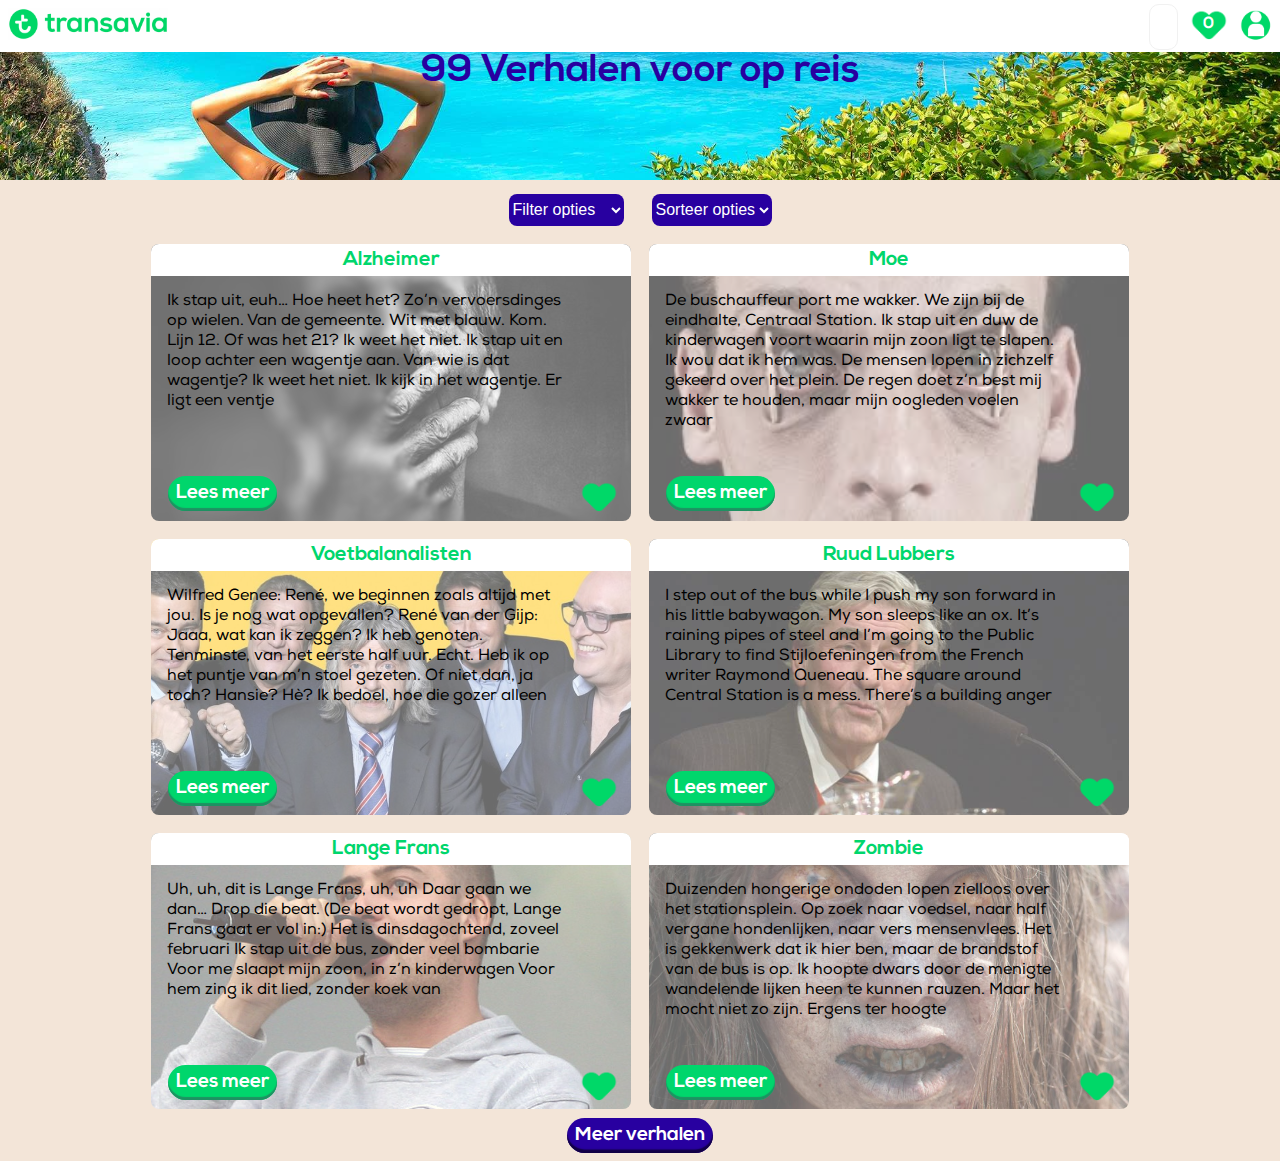
<file: index.html>
<!DOCTYPE html>
<html lang="nl">
	
	<head>
		<title>Transavia 99 verhalen</title>
		<link rel="stylesheet" href="styles/style.css" type="text/css">
		<meta charset="utf-8">	
		<meta name="viewport" content="width=device-width, initial-scale=1.0">
		<script src="https://ajax.googleapis.com/ajax/libs/jquery/3.2.1/jquery.min.js"></script>
	</head>
	
	<body>
		<header>
			<nav>
				<ul>
					<li><a href="index.html"><img src="images/transavia2.png" alt="logo transavia"></a></li>
					<li><input type="search" placeholder="Zoeken"></li>
					<li><a href="favorietenlijst.html"><img src="images/hartje.png" id="favorite" alt="hartje"></a></li>
					<li><a href="login.html"><img src="images/aanmelden.png" alt="aanmelden"></a></li>
				</ul>
			</nav>
			<div id="counter">0</div>
		</header>
		
		<section>
			<h1>99 Verhalen voor op reis</h1>
		</section>
		
		<aside>
			<form>
				<fieldset>
					<legend>Filter opties</legend>
					<select id="filter" onchange="filterContent();">
						<option value>Filter opties</option>
						<option value="1">Tijd / Plaats</option>
						<option value="2">Perspectief</option>
						<option value="3">Vreemde taal</option>
					</select>
				</fieldset>
			</form>	
			<form>
				<fieldset>
					<legend>Sorteer opties</legend>
					<select>
						<option value>Sorteer opties</option>
						<option value="5">A tot Z</option>
						<option value="6">Z tot A</option>
						<option value="7">Populiariteit</option>
					</select>
				</fieldset>
			</form>
		</aside>
		
		<main>

			<article class="content2">
				<header>
					<h2>Alzheimer</h2>
				</header>
				<p>Ik stap uit, euh… Hoe heet het? Zo’n vervoersdinges op wielen. Van de gemeente. Wit met blauw. Kom. Lijn 12. Of was het 21? Ik weet het niet. 
				Ik stap uit en loop achter een wagentje aan. Van wie is dat wagentje? Ik weet het niet. Ik kijk in het wagentje. Er ligt een ventje</p>
				<footer>
					<a href="alzheimer.html">Lees meer</a>
					<button></button>	
				</footer>
			</article>
		
			<article class="content1">
				<header>
					<h2>Moe</h2>
				</header>
				<p>De buschauffeur port me wakker. We zijn bij de eindhalte, Centraal Station. Ik stap uit en duw de kinderwagen voort waarin mijn zoon ligt te slapen. 
				Ik wou dat ik hem was. De mensen lopen in zichzelf gekeerd over het plein. De regen doet z’n best mij wakker te houden, maar mijn oogleden voelen zwaar</p>
				<footer>
					<a href="moe.html">Lees meer</a>
					<button></button>
				</footer>
			</article>

			<article class="content2">
				<header>
					<h2>Voetbalanalisten</h2>
				</header>
				<p>Wilfred Genee: René, we beginnen zoals altijd met jou. Is je nog wat opgevallen? René van der Gijp: Jaaa, wat kan ik zeggen? Ik heb genoten. 
				Tenminste, van het eerste half uur. Echt. Heb ik op het puntje van m’n stoel gezeten. Of niet dan, ja toch? Hansie? Hè? Ik bedoel, hoe die gozer alleen</p>
				<footer>
					<a href="voetbalanalisten.html">Lees meer</a>
					<button></button>
				</footer>
			</article>
			
			<article class="content3">
				<header>
					<h2>Ruud Lubbers</h2>
				</header>
				<p>I step out of the bus while I push my son forward in his little babywagon. My son sleeps like an ox. 
				It’s raining pipes of steel and I’m going to the Public Library to find Stijloefeningen from the French writer Raymond Queneau. 
				The square around Central Station is a mess. There’s a building anger</p>
				<footer>
					<a href="#">Lees meer</a>
					<button></button>
				</footer>
			</article>
				
			<article class="content3">
				<header>
					<h2>Lange Frans</h2>
				</header>
				<p>Uh, uh, dit is Lange Frans, uh, uh Daar gaan we dan… Drop die beat. (De beat wordt gedropt, Lange Frans gaat er vol in:) 
				Het is dinsdagochtend, zoveel februari Ik stap uit de bus, zonder veel bombarie Voor me slaapt mijn zoon, in z’n kinderwagen Voor hem zing ik dit lied, zonder koek van</p>
				<footer>
					<a href="#">Lees meer</a>
					<button></button>
				</footer>
			</article>
				
			<article class="content1">
				<header>
					<h2>Zombie</h2>
				</header>
				<p>Duizenden hongerige ondoden lopen zielloos over het stationsplein. Op zoek naar voedsel, naar half vergane hondenlijken, naar vers mensenvlees. 
				Het is gekkenwerk dat ik hier ben, maar de brandstof van de bus is op. Ik hoopte dwars door de menigte wandelende lijken heen te kunnen rauzen. Maar het mocht niet zo zijn. Ergens ter hoogte</p>
				<footer>
					<a href="#">Lees meer</a>
					<button></button>
				</footer>
			</article>
				
			<article class="extra">
				<header>
					<h2>Jezus</h2>
				</header>
				<p>1. De tocht naar de tempel der geschriften
				1. In den beginne was er het woord en het woord was van de profeet Queneau en droeg de titel Stijloefeningen. 
				2. Het was in die dagen dat Jezus dat geschrift wenste te lezen, edoch nergens een exemplaar kon vinden. 3. En Jezus zette voet richting het Plein van Aankomst.</p>
				<footer>
					<a href="#">Lees meer</a>
					<button></button>
				</footer>
			</article>
			
			<article class="extra">
				<header>
					<h2>Johan Cruijff</h2>
				</header>
				<p>In principe is het dus zo dat je uit Bus 21 stapte en op weg was naar de Openbare Bibliotheek om Stijloefeningen van Raymond Queneau te lenen. 
				Je zocht er dus zeg maar al een tijdje naar, maar het was nergens te vinden, dus daarom moest het wel in de bibliotheek te vinden zijn.</p>
				<footer>
					<a href="#">Lees meer</a>
					<button></button>
				</footer>
			</article>
			
			<article class="extra">
				<header>
					<h2>Jeroen Krabbé</h2>
				</header>
				<p>Op het stationsplein stap ik de bus uit. Heb ik al jaren niet meer in gezeten, in de bus. De mensen doen hun best om niet naar me te kijken. Maar allemaal kijken ze toch. Stiekem. 
				Ik hoor ze fluisteren. ‘Kijk, daar gaat Jeroen Krabbé. De grote acteur/regisseur/schilder.’ Terwijl, wat doe ik nu eigenlijk?</p>
				<footer>
					<a href="#">Lees meer</a>
					<button></button>
				</footer>
			</article>
		</main>
		
		<section>
				<button>Meer verhalen</button>
		</section>
		
		<script src="js/functies.js"></script>
	</body>

</html>
</file>
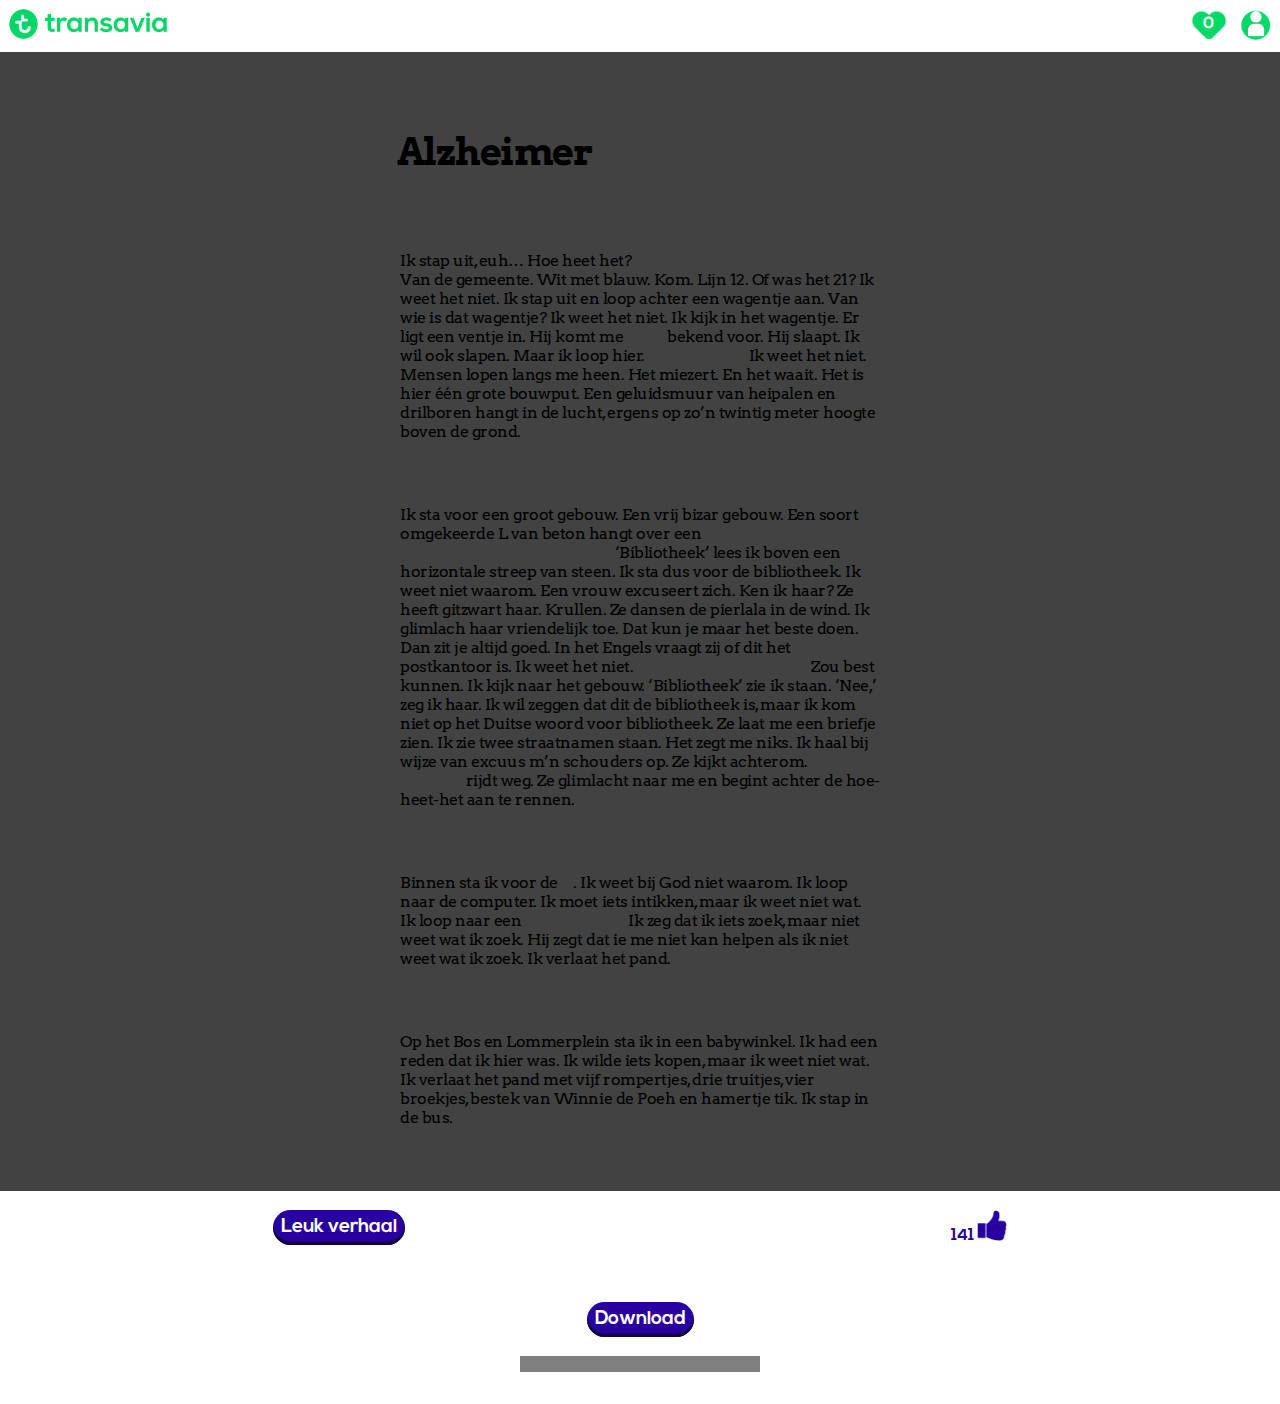
<file: alzheimer.html>
<!DOCTYPE html>
<html lang="nl">
	
	<head>
		<title>Transavia 99 verhalen</title>
		<link rel="stylesheet" href="styles/verhalen.css" type="text/css">
		<link href="https://fonts.googleapis.com/css?family=Arvo" rel="stylesheet">
		<meta charset="utf-8">	
		<meta name="viewport" content="width=device-width, initial-scale=1.0">
		<script src="https://ajax.googleapis.com/ajax/libs/jquery/3.2.1/jquery.min.js"></script>
	</head>
	
	<body>
		<header>
			<nav>
				<ul>
					<li><a href="index.html"><img src="images/transavia2.png" alt="logo transavia"></a></li>
					<li><a href="favorietenlijst.html"><img src="images/hartje.png" alt="hartje"></a></li>
					<li><a href="login.html"><img src="images/aanmelden.png" alt="aanmelden"></a></li>
				</ul>
			</nav>
			<div id="counter">0</div>
		</header>
	<main>
		<h1>Alzheimer</h1>
		<p>Ik stap uit, euh… Hoe heet het? <i class="disapear">Zo’n vervoersdinges op wielen.</i> Van de gemeente. Wit met blauw. Kom. Lijn 12. Of was het 21? Ik weet het niet. 
		Ik stap uit en loop achter een wagentje aan. Van wie is dat wagentje? Ik weet het niet. Ik kijk in het wagentje. Er ligt een ventje in. Hij komt me <i class="disapear">vaag</i> bekend voor. Hij slaapt. 
		Ik wil ook slapen. Maar ik loop hier. <i class="disapear">En waarom?</i> Ik weet het niet. Mensen lopen langs me heen. Het miezert. En het waait. Het is hier één grote bouwput. 
		Een geluidsmuur van heipalen en drilboren hangt in de lucht, ergens op zo’n twintig meter hoogte boven de grond.</p>

		<p>Ik sta voor een groot gebouw. Een vrij bizar gebouw. Een soort omgekeerde L van beton hangt over een <i class="disapear">constructie die grotendeels uit glas bestaat.</i> 
		‘Bibliotheek’ lees ik boven een horizontale streep van steen. Ik sta dus voor de bibliotheek. Ik weet niet waarom. Een vrouw excuseert zich. Ken ik haar? Ze heeft gitzwart haar. 
		Krullen. Ze dansen de pierlala in de wind. Ik glimlach haar vriendelijk toe. Dat kun je maar het beste doen. Dan zit je altijd goed. In het Engels vraagt zij of dit het postkantoor is. 
		Ik weet het niet. <i class="disapear">Is dit het postkantoor?</i> Zou best kunnen. Ik kijk naar het gebouw. ‘Bibliotheek’ zie ik staan. ‘Nee,’ zeg ik haar. Ik wil zeggen dat dit de bibliotheek is, 
		maar ik kom niet op het Duitse woord voor bibliotheek. Ze laat me een briefje zien. Ik zie twee straatnamen staan. Het zegt me niks. Ik haal bij wijze van excuus m’n schouders op. 
		Ze kijkt achterom. <i class="disapear">Een hoe-heet-het</i> rijdt weg. Ze glimlacht naar me en begint achter de hoe-heet-het aan te rennen.</p>

		<p>Binnen sta ik voor de <i class="disapear">Q</i>. Ik weet bij God niet waarom. Ik loop naar de computer. Ik moet iets intikken, maar ik weet niet wat. 
		Ik loop naar een <i class="disapear">medewerker.</i> Ik zeg dat ik iets zoek, maar niet weet wat ik zoek. Hij zegt dat ie me niet kan helpen als ik niet weet wat ik zoek. 
		Ik verlaat het pand.</p>

		<p>Op het Bos en Lommerplein sta ik in een babywinkel. Ik had een reden dat ik hier was. 
		Ik wilde iets kopen, maar ik weet niet wat. Ik verlaat het pand met vijf rompertjes, drie truitjes, vier broekjes, bestek van Winnie de Poeh en hamertje tik. 
		Ik stap in de bus. <i class="disapear">Lijn 21 richting het station.</i></p>
		
		<section>
			<button class="like" onclick="likePopUp();">Leuk verhaal</button>
			<div id="countLike">
				141
				<img src="images/duimpje.png" alt="thumb" class="likeUp">
			</div>
		</section>
		
		<section>
			<h3 id="finalMessage"></h3>
			<button id="download" onclick="downloading(0)">Download</button>
			<progress id="progressBar" value="0" max="100"></progress>
			<span id="status"></span>
		</section>
	
	</main>	
	
	<script src="js/verhalen.js"></script>
	</body>
</html>
</file>
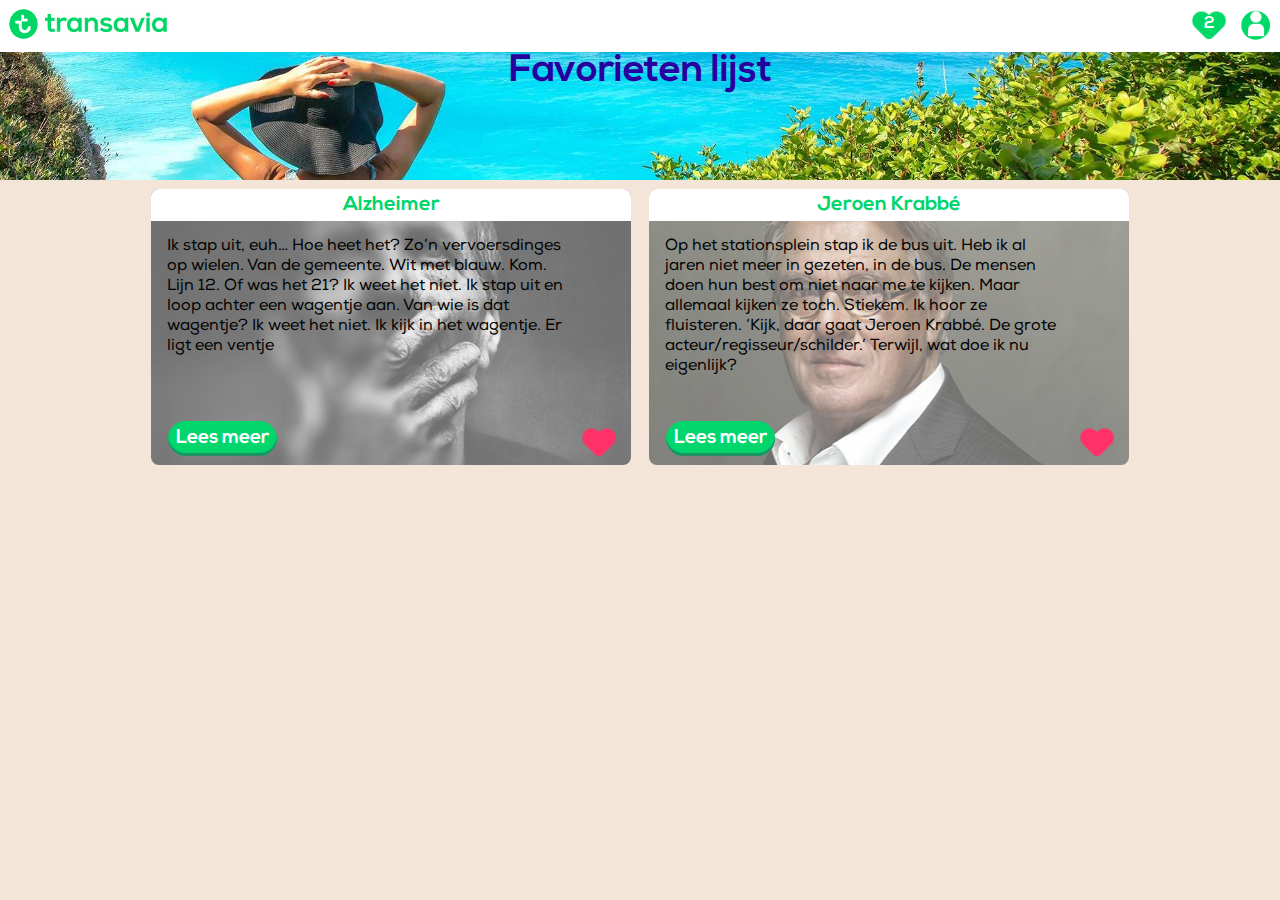
<file: favorietenlijst.html>
<!DOCTYPE html>
<html lang="nl">
	
	<head>
		<title>Transavia 99 verhalen</title>
		<link rel="stylesheet" href="styles/style.css" type="text/css">
		<meta charset="utf-8">	
		<meta name="viewport" content="width=device-width, initial-scale=1.0">
	</head>
	
	<body>
		<header>
			<nav>
				<ul>
					<li><a href="index.html"><img src="images/transavia2.png" alt="logo transavia"></a></li>
					<li><a href="favorietenlijst.html"><img src="images/hartje.png" alt="hartje"></a></li>
					<div id="counter">2</div>
					<li><a href="login.html"><img src="images/aanmelden.png" alt="aanmelden"></a></li>
				</ul>
			</nav>
		</header>
		
		<section>
			<h1>Favorieten lijst</h1>
		</section>
		
		<main>

			<article>
				<header>
					<h2>Alzheimer</h2>
				</header>
				<p>Ik stap uit, euh… Hoe heet het? Zo’n vervoersdinges op wielen. Van de gemeente. Wit met blauw. Kom. Lijn 12. Of was het 21? Ik weet het niet. 
				Ik stap uit en loop achter een wagentje aan. Van wie is dat wagentje? Ik weet het niet. Ik kijk in het wagentje. Er ligt een ventje</p>
				<footer>
					<a href="alzheimer.html">Lees meer</a>
					<button class="color-active"></button>	
				</footer>
			</article>
			
			<article>
				<header>
					<h2>Jeroen Krabbé</h2>
				</header>
				<p>Op het stationsplein stap ik de bus uit. Heb ik al jaren niet meer in gezeten, in de bus. De mensen doen hun best om niet naar me te kijken. Maar allemaal kijken ze toch. Stiekem. 
				Ik hoor ze fluisteren. ‘Kijk, daar gaat Jeroen Krabbé. De grote acteur/regisseur/schilder.’ Terwijl, wat doe ik nu eigenlijk?</p>
				<footer>
					<a href="#">Lees meer</a>
					<button class="color-active"></button>
				</footer>
			</article>
			
		</main>
		
		<script src="js/functies.js"></script>
	</body>

</html>
</file>
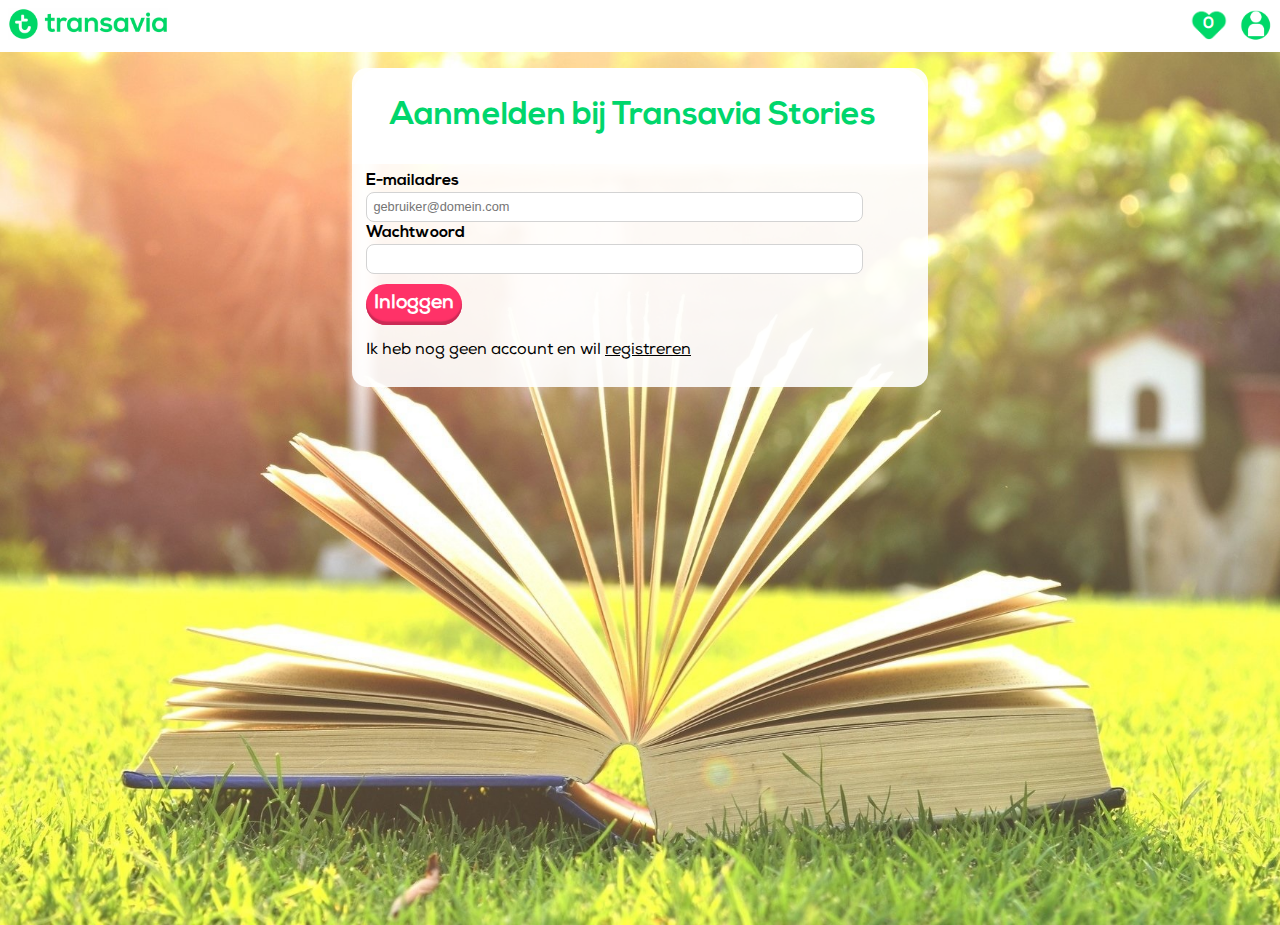
<file: login.html>
<!DOCTYPE html>
<html lang="nl">
	
	<head>
		<title>Transavia 99 verhalen</title>
		<link rel="stylesheet" href="styles/aanmelden.css" type="text/css">
		<meta charset="utf-8">	
		<meta name="viewport" content="width=device-width, initial-scale=1.0">
	</head>
	
	<body>
		<header>
			<nav>
				<ul>
					<li><a href="index.html"><img src="images/transavia2.png" alt="logo transavia"></a></li>
					<li><a href="favorietenlijst.html"><img src="images/hartje.png" id="favorite" alt="hartje"></a></li>
					<li><a href="login.html"><img src="images/aanmelden.png" alt="aanmelden"></a></li>
				</ul>
			</nav>
			<div id="counter">0</div>
		</header>
		<main>
			<section>
				<h1>Aanmelden bij Transavia Stories</h1>
				<form action="index.html">
					<fieldset>
						<legend>Login bij Transavia stories</legend>
							<label for="mail">E-mailadres</label><input type="email" id="mail" placeholder="gebruiker@domein.com" required>
							<label for="password">Wachtwoord</label><input type="password" minlength="5" id="password" required>
							<button type="submit">Inloggen</button>
							<p>Ik heb nog geen account en wil <a href="registreren.html">registreren</a></p>
					</fieldset>
				</form>
			</section>
		</main>
			
		<script src="js/functies.js"></script>
	</body>

</html>
</file>
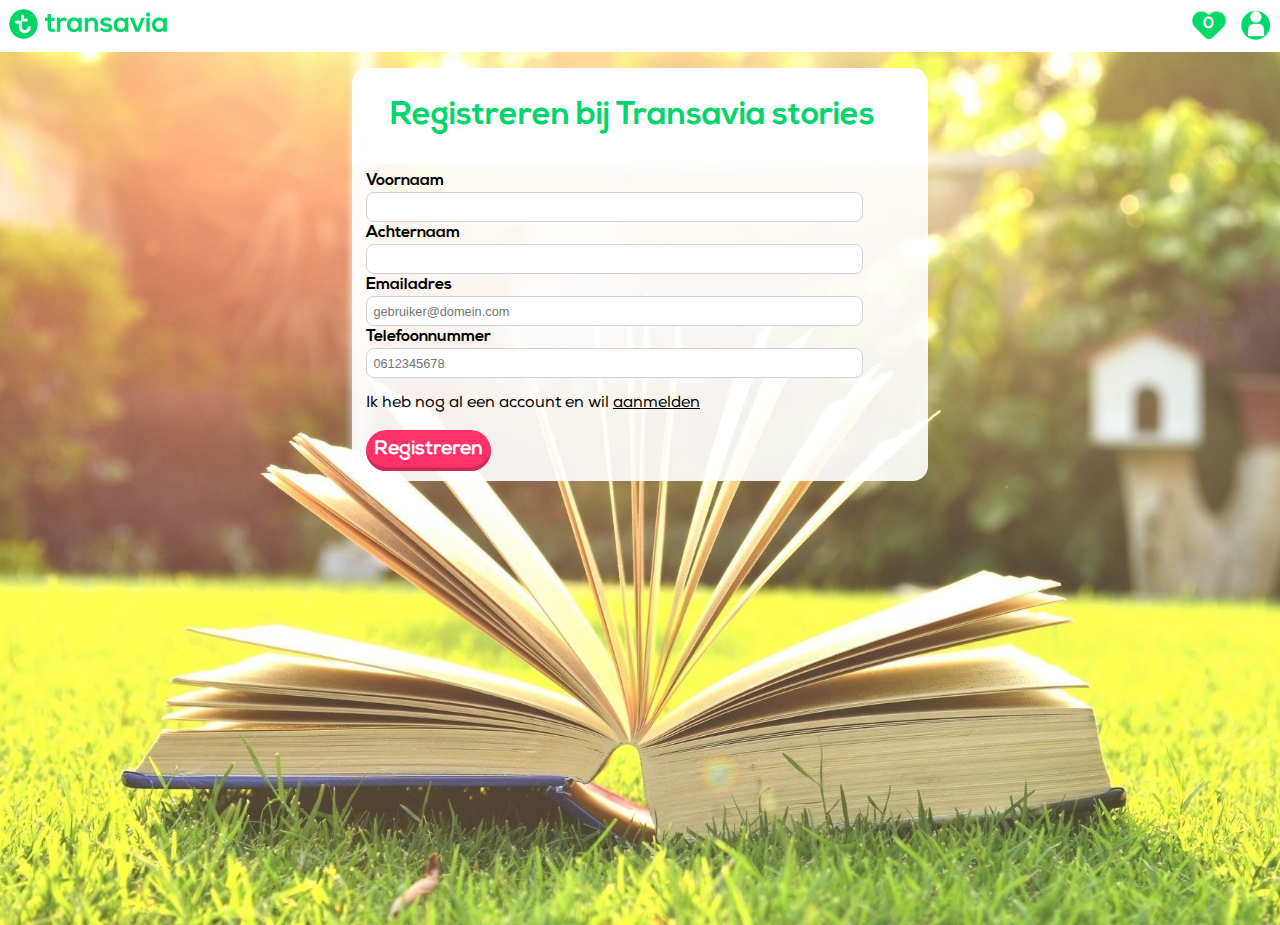
<file: registreren.html>
<!DOCTYPE html>
<html lang="nl">
	
	<head>
		<title>Transavia 99 verhalen</title>
		<link rel="stylesheet" href="styles/aanmelden.css" type="text/css">
		<meta charset="utf-8">	
		<meta name="viewport" content="width=device-width, initial-scale=1.0">
	</head>
	
	<body>
		<header>
			<nav>
				<ul>
					<li><a href="index.html"><img src="images/transavia2.png" alt="logo transavia"></a></li>
					<li><a href="favorietenlijst.html"><img src="images/hartje.png" alt="hartje"></a></li>
					<li><a href="login.html"><img src="images/aanmelden.png" alt="aanmelden"></a></li>
				</ul>
			</nav>
			<div id="counter">0</div>
		</header>
		<main>
			<section>
				<h1>Registreren bij Transavia stories</h1>
				<form action="index.html">
					<fieldset>
						<legend>Account aanmaken Transavia stories</legend>
							<label for="firstname">Voornaam</label><input type="text" id="firstname" required>
							<label for="lastename">Achternaam</label><input type="text" id="lastename" required>
							<label for="e-mail">Emailadres</label><input type="email" id="e-mail"  placeholder="gebruiker@domein.com" required>
							<label for="phone">Telefoonnummer</label><input type="tel" id="phone" placeholder="0612345678" required>
							<p>Ik heb nog al een account en wil <a href="login.html">aanmelden</a></p>
							<button type="submit">Registreren</button>
					</fieldset>
				</form>
			</section>
		</main>
			
		<script src="js/functies.js"></script>
	</body>

</html>
</file>
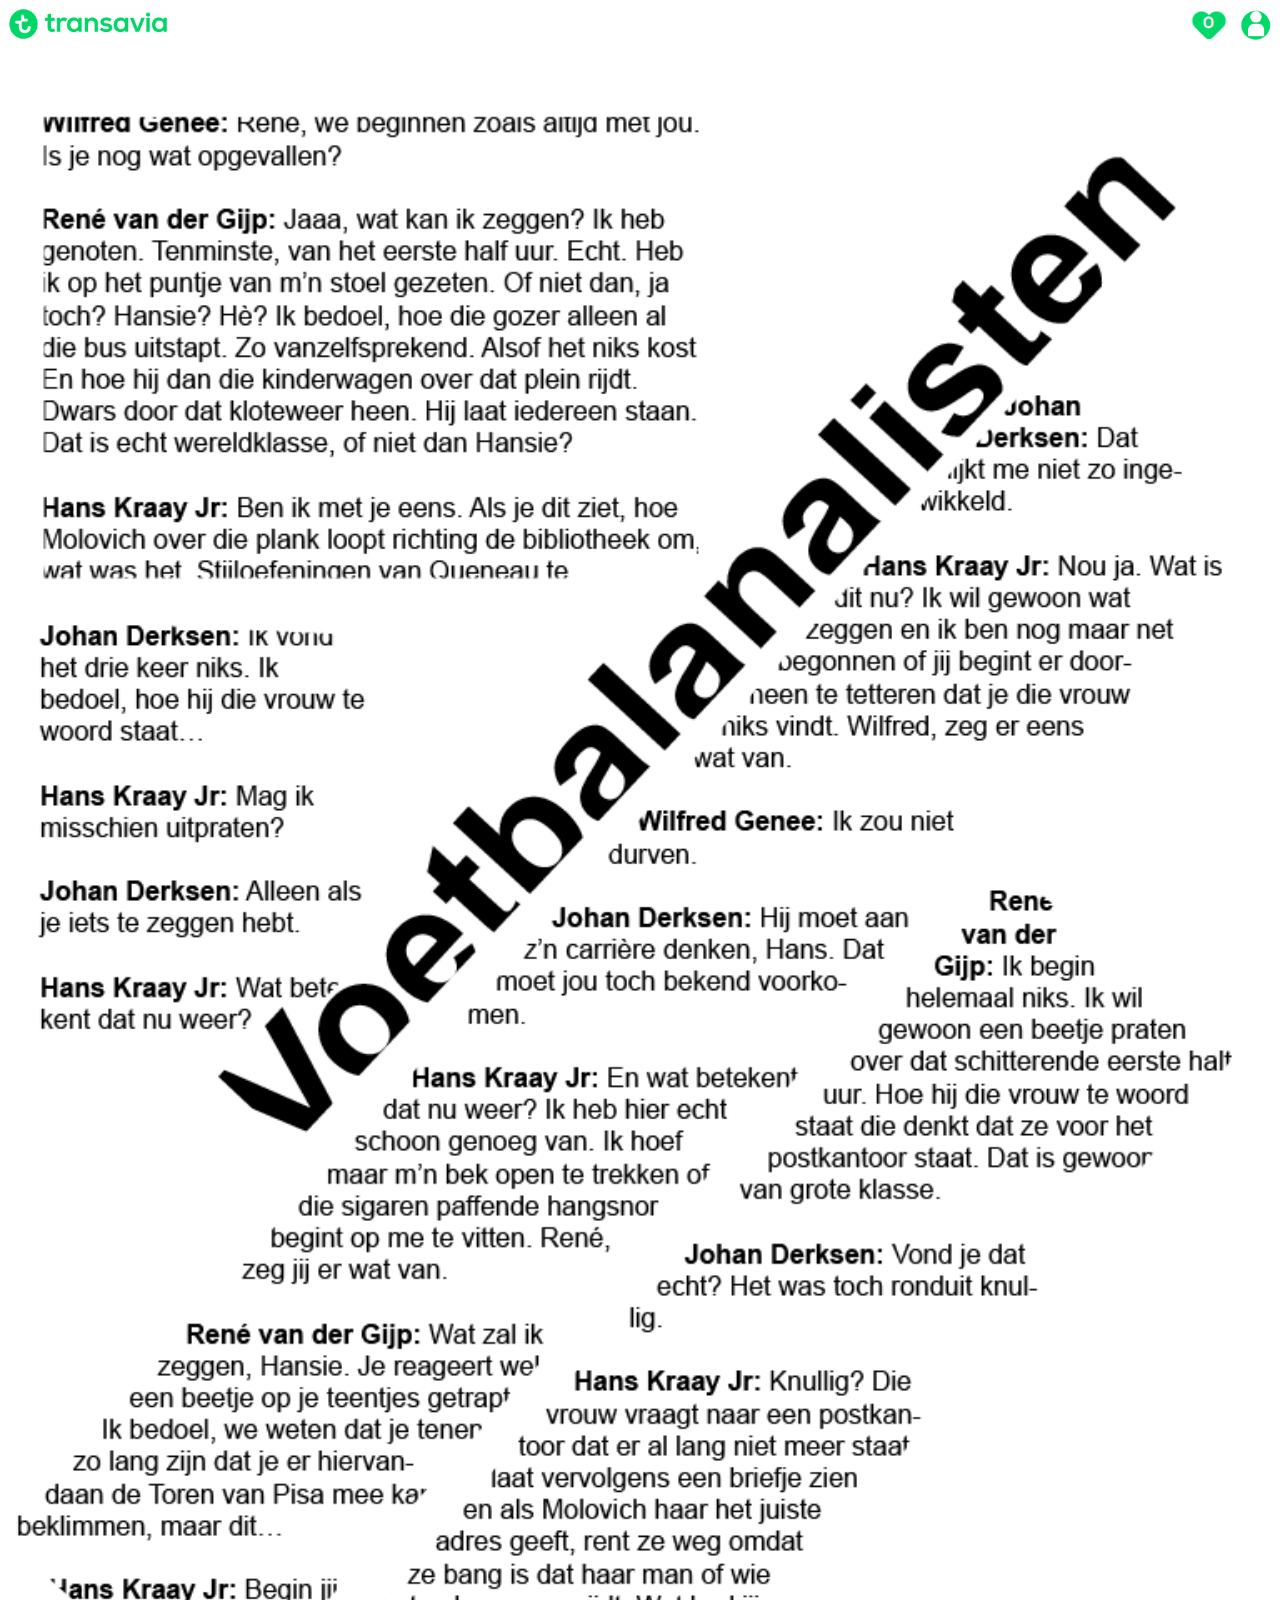
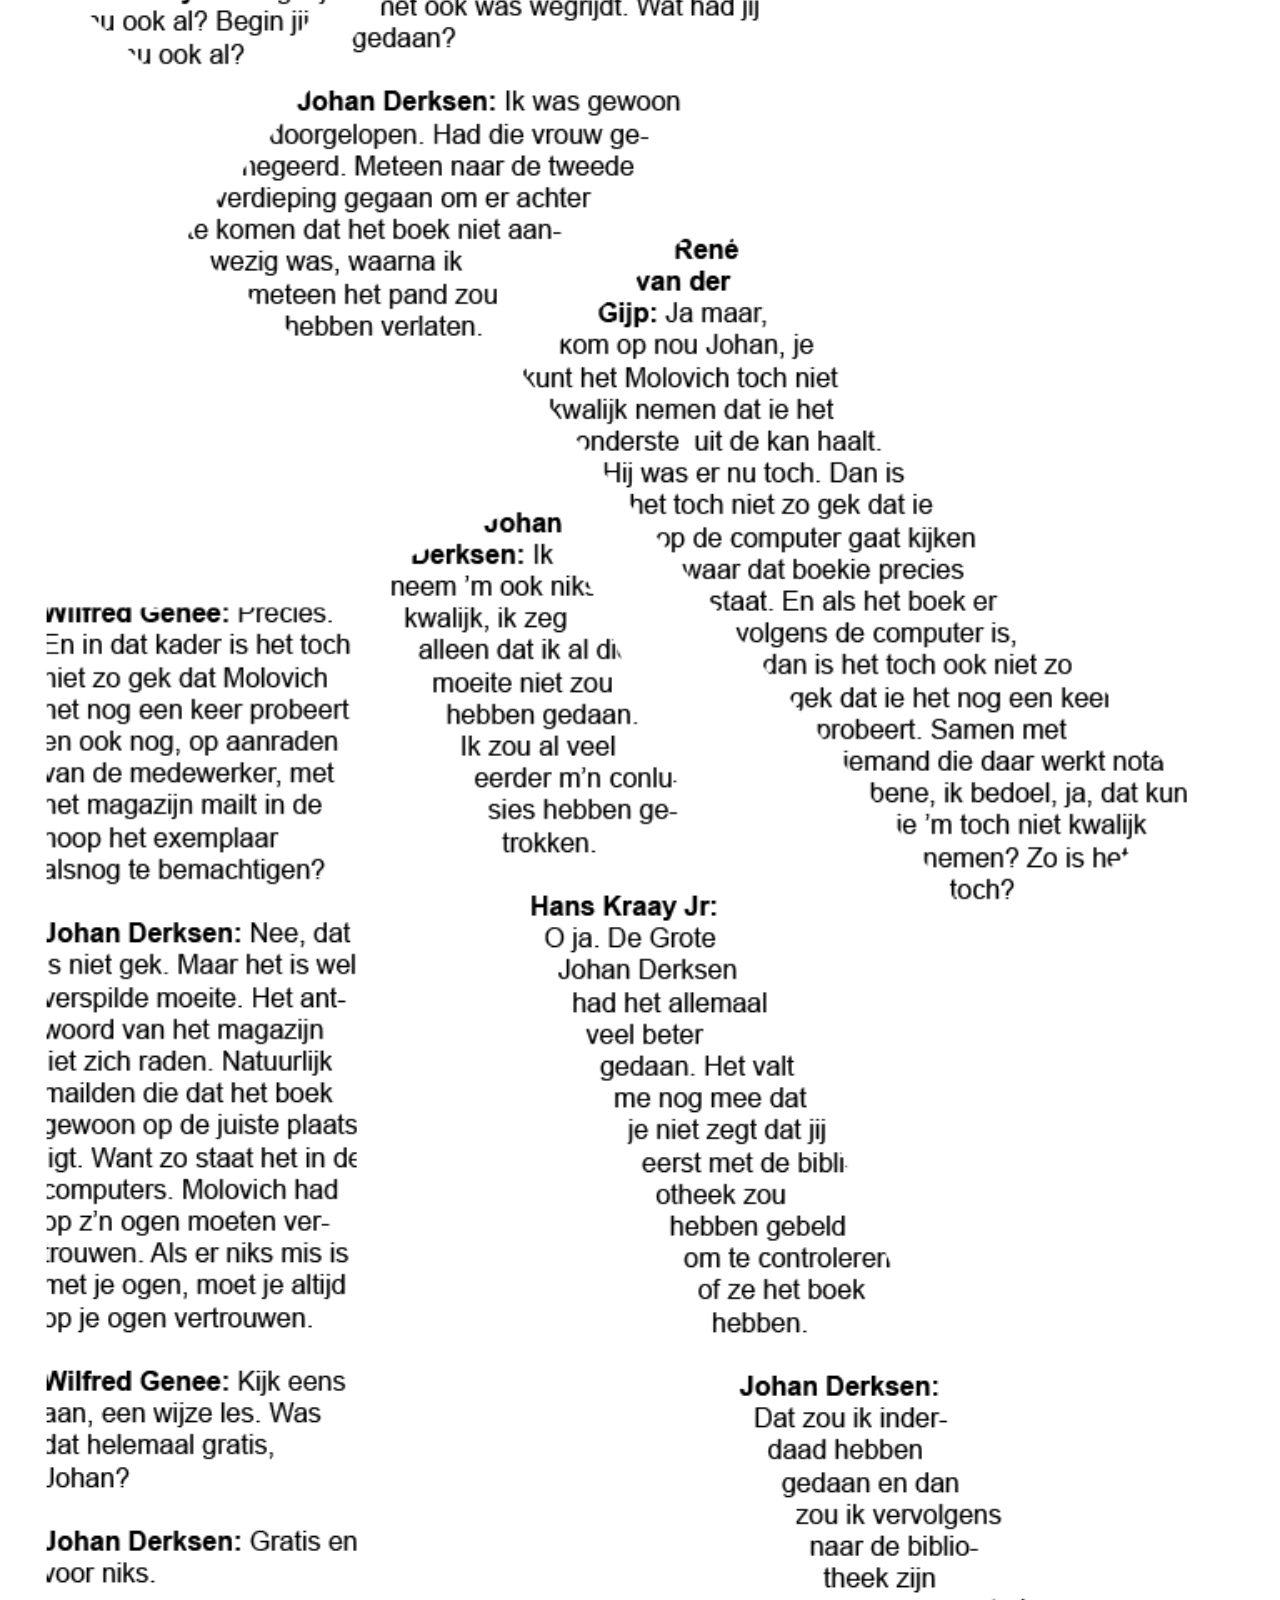
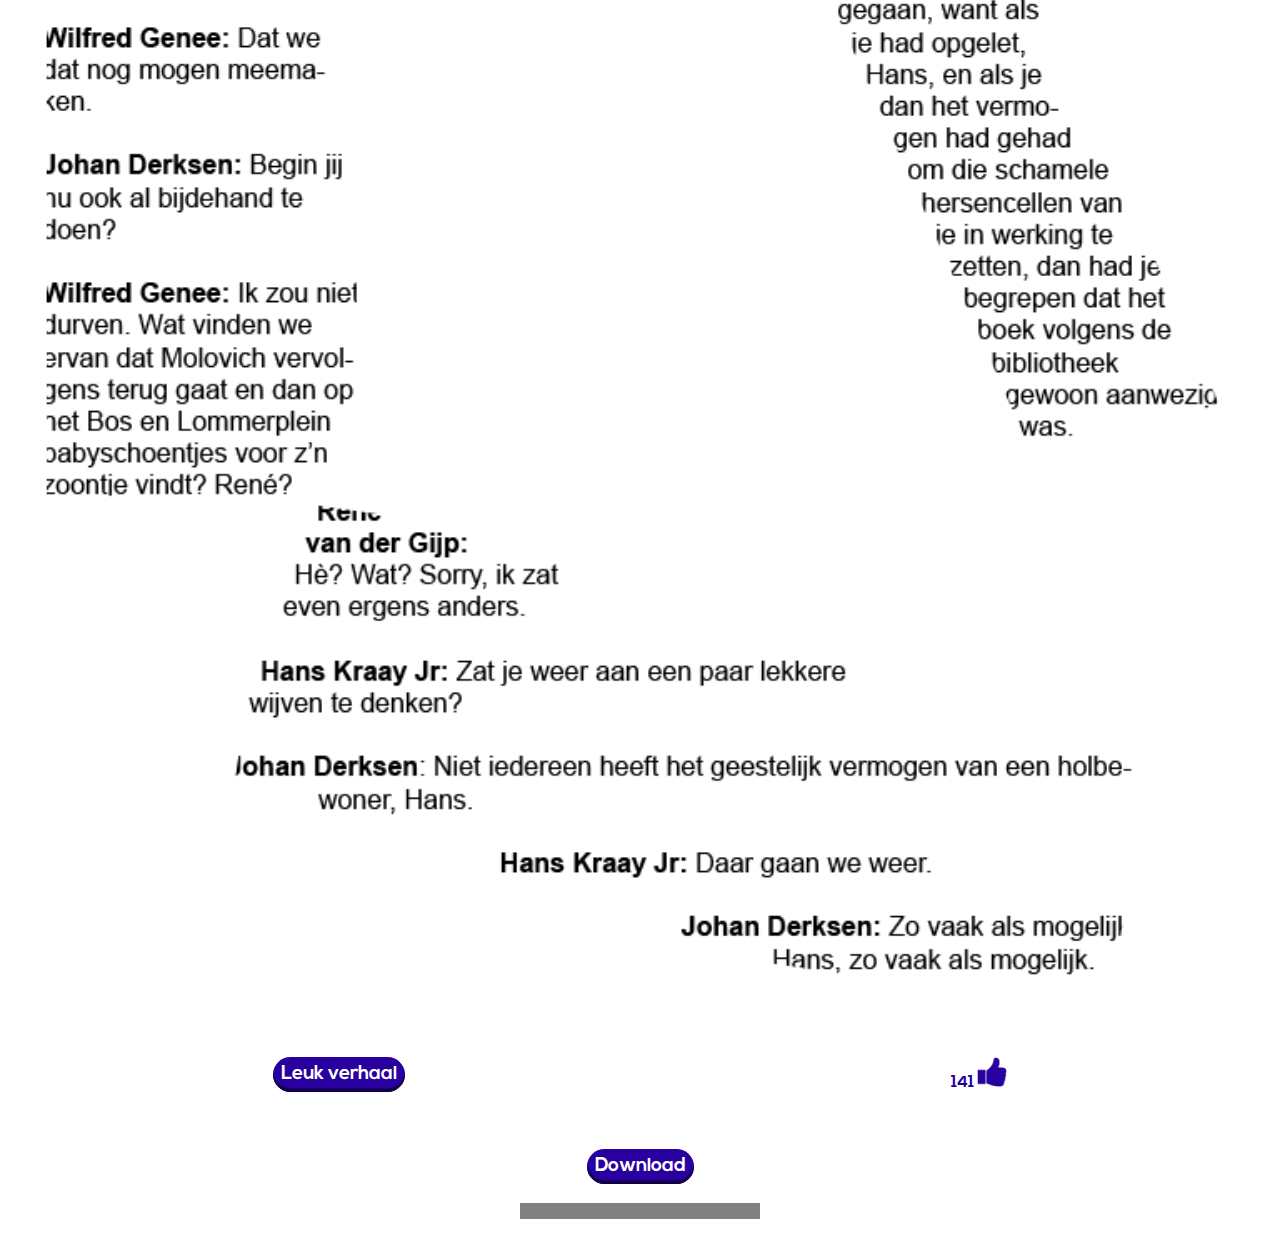
<file: voetbalanalisten.html>
<!DOCTYPE html>
<html lang="nl">
	
	<head>
		<title>Transavia 99 verhalen</title>
		<link rel="stylesheet" href="styles/verhalen.css" type="text/css">
		<meta charset="utf-8">	
		<meta name="viewport" content="width=device-width, initial-scale=1.0">
		<script src="https://ajax.googleapis.com/ajax/libs/jquery/3.2.1/jquery.min.js"></script>
	</head>
	
	<body>
		<header>
			<nav>
				<ul>
					<li><a href="index.html"><img src="images/transavia2.png" alt="logo transavia"></a></li>
					<li><a href="favorietenlijst.html"><img src="images/hartje.png" alt="hartje"></a></li>
					<li><a href="login.html"><img src="images/aanmelden.png" alt="aanmelden"></a></li>
				</ul>
			</nav>
			<div id="counter">0</div>
		</header>
		
		<main class="voetbalanalisten">
		</main>
		<section>
			<button class="like" onclick="likePopUp();">Leuk verhaal</button>
			<div id="countLike">
				141
				<img src="images/duimpje.png" alt="thumb" class="likeUp">
			</div>
		</section>
		
		<section>
			<h3 id="finalMessage"></h3>
			<button id="download" onclick="downloading(0)">Download</button>
			<progress id="progressBar" value="0" max="100"></progress>
			<span id="status"></span>
		</section>

	<script src="js/verhalen.js"></script>		
	</body>
</html>
</file>
<file: styles/style.css>
@font-face {
	font-family: NexaRegular;
	src: url("../webfonts/Nexa-Regular.otf"); 
}

@font-face {
	font-family: Nexa Bold;
	src: url("../webfonts/Nexa-Bold.otf"); 
}

/*algemene vormgeving*/
* {
	box-sizing: border-box;				/* width & height bevatten waarde van padding en border, maar niet van de margin */
}

body {
	background-color: #f3e5d8;
	margin: 0;
	padding: 0;
}

/* header content */
header nav ul {
	background-color: #fff;
	margin: 0;
	display: flex;
	flex-flow: row;
	justify-content: space-between;
	width: 100%;
}

ul {
	list-style-type: none;
} 

li:nth-of-type(2) {
	margin-left: auto;
}

img[src="images/transavia2.png"] {				/* Transavia logo */
	width: 10em;
	height: 2em;
	margin-top: .5em;
	margin-left: -2em;
	margin-bottom: .5em;
} 

img[src="images/hartje.png"] {					/*Favorieten hartje */
	width: 2.5em;
	margin-right: .7em;
	margin-left: .7em;
	margin-top: .5em;
}	

img[src="images/aanmelden.png"] {				/*Aanmelden knop */
	width: 2em;
	margin-right: .5em;
	margin-top: .6em;
}

input[type="search"] {
     background: url("http://www.dreamtemplate.com/dreamcodes/web_icons/gray-classic-search-icon.png") no-repeat scroll .3125em 60% #ffffff;	/*Zoek icoon*/
     border-radius: 0.625em;
     border: .0625em solid #f1f1f1;
     color: transparent;
     cursor: pointer;
     font-family: "NexaRegular";
     font-size: 1em;
     padding: .75em .3125em .75em 1.375em;
     transition: all 0.3s ease 0s;
     width: 1.375em;
     margin-top: .25em
}

input[type="search"]:focus {
     color: #666666;
     cursor: auto;
     padding-left: 1.875em;
     width: 10em;
}

#counter {
    font-family: "Nexa Bold";
    color: white;
    position: absolute;
    right: 4.1em;
    top: 1em;
}

/*Main content*/
main article header {
	background-color: #fff;
	border-radius: .5rem .5rem 0 0;
}

section:nth-of-type(1) {
	background-image: url('../images/transavia.jpg');
	background-repeat: no-repeat;
	background-position: center;
	background-size: cover;	
	height: 8em;
	margin: 0;
}	

h1 {
	color: #2800a0;
	font-size: 2.375em;
	font-weight: bold;
	text-align: center;
	font-family: "Nexa Bold";
	margin: 0;
}	

h2 {
	color: #00d66c;
	font-size: 1.25em;
	font-weight: bold;
	text-align: center;
	font-family: "Nexa Bold";
	padding: 0.3em 0;
}

p {
	margin-left: 1em;
	margin-right: 1em;
	margin-bottom: 1.5em;
	font-family: "NexaRegular";
	color: #000;
}

aside {
	display: flex;
	margin: auto;
}

article {														/*Algemene style voor artices*/
	border-radius: .5rem;
	background-size: cover;
	background-position: center; 
	background-color: hsla(0,0%,80%,0.70);
    background-blend-mode: overlay;
}

article:first-child {											
	background-image: url('../images/opa.jpg'); 
}

article:nth-of-type(2) {										
	background-image: url('../images/moe.png');
}

article:nth-of-type(3) {										
	background-image: url('../images/vi.png');
}

article:nth-of-type(4) {										
	background-image: url('../images/lubbers.png');
}

article:nth-of-type(5) {										
	background-image: url('../images/langefrans.png');
}

article:nth-of-type(6) {										
	background-image: url('../images/zombie.png');
}

article:nth-of-type(7) {							
	background-image: url('../images/jezus.png');
}

article:nth-of-type(8) {								
	background-image: url('../images/cruijff.png');
}

article:last-child {							
	background-image: url('../images/jeroen.png');
}

article footer {
	display: flex; 
	flex-wrap: wrap;
}

article a {														/*Linkje naar het verhaal in de article */
	background-color: #00d66c;
	color: #fff;
	border: 0;
	box-shadow: inset 0 -0.1875rem 0.0625rem #1e9162;
	padding: .5rem;
	transition: .2s;
	border-radius: 1.25em;
	font-family: "Nexa Bold";
	margin-bottom: .5em;
	margin-left: .9em;
	display: inline-block;
	text-decoration: none;
	font-size: 1.2em;
}

article footer button {
	background-image: url('../images/hartje.png');
	background-size: 3em;
	width: 3em;
	height: 3em;
	background-repeat: no-repeat;
	background-position: center;
	border-style: none;
	cursor: pointer;
	background-color: rgba(255,255,255, .0);
	position: relative;
	margin-left: auto;
	margin-right: .9em;
}

.color-active {
	background-image: url('../images/hartjerood.png');
	background-size: 3em;
	width: 3em;
	height: 3em;
	background-repeat: no-repeat;
	background-position: center;
	border-style: none;
	cursor: pointer;
	position: relative;
	margin-left: auto;
	margin-right: .9em;
	transition: 2s;
}
	
/* Verhalen laten verschijnen */
/* Animatiebron: http://stackoverflow.com/questions/30696642/css-fadein-fadeout-onclick */
@keyframes ArticlefadeIn {
    from { opacity:0;
        transform: translateY(-1em);
    }
    to { opacity:1;
        transform: translateY(0);
    }
}
/* Einde bronvermelding */

.extra {
	display: none;
	animation: ArticlefadeIn 3s ease-in;
}

.showextra {
	display: block;
}

/* Meer verhalen button */
section button {
	background-color: #2800a0;
	color: #fff;
	cursor: pointer;
	border: 0;
	box-shadow: inset 0 -0.1875em 0.0625em #120145;
	padding: .5rem;
	transition: .2s;
	border-radius: 1.25em;
	font-family: "Nexa Bold";
	font-size: 1.2em;
	display: block;
	margin: auto;
	margin-bottom: .4em;
}

section button:active {
	background-color: #120145;
}

/*Link state in article */
article a:active {
	background-color: #1e9162;
}

/*formulier */
fieldset {
	border: 0;
}
	
legend	{
	display: none;
}

aside form:first-child {
	margin-left: auto;
}

aside form:last-child {
	margin-right: auto;
}

select {
	height: 2em;
	font-size: 1em;
	border-radius: .5rem;
	border: #2800a0;
	background-color: #2800a0;
	color: #fff; 
	margin-top: .5em;
}

select:hover {
	background-color: #ff3268;
}

/*Media queries*/
/* 1 Column */
@media screen and (min-width: 15em) {						/*240px*/
	article {
		max-width: 20em;
		margin: .55em auto;
	}
	p {
		max-width: 25em;
	}
	
}

@media screen and (min-width: 32.5em) {						/*520px*/
	article {
		max-width: 30em;
	}
	p {
		max-width: 25em;
	}
}
/* 2 Column */
@media screen and (min-width: 48em) {						/*768px*/
	main{
		display: flex;
		flex-wrap: wrap;
		justify-content: center;
	}
	article {
		margin: .55em;
		position: relative;
		max-width: 20em;
	}
	header h2{
		margin: 0;
	}
	p {
		min-height: 13em;
	}
}

@media screen and (min-width: 53.4375em) {					/*855px*/
	article {
		max-width: 25em;
	}
	p {
		min-height: 10em;
	}
}

@media screen and (min-width: 65em) {						/*1040px*/
	article {
		min-width: 30em;
	}
}
/* 3 Column */
@media screen and (min-width: 85em) {						/*1360px*/
	article {
		min-width: 25em;
	}
}

@media screen and (min-width: 100em) {						/*1600px*/
	article {
		max-width: 35em;
	}
	p {
		max-width: 30em;
		min-height: 8em;
	}
}
</file>
<file: styles/verhalen.css>
@font-face {
	font-family: NexaRegular;
	src: url("../webfonts/Nexa-Regular.otf"); 
}

@font-face {
	font-family: Nexa Bold;
	src: url("../webfonts/Nexa-Bold.otf"); 
}

* {
	box-sizing: border-box;
}

body {
	margin: 0;
	padding: 0;
	background-color: #424242;
}


/* header content */
header nav ul {
	background-color: #fff;
	margin: 0;
	display: flex;
	flex-flow: row;
	justify-content: space-between;
}

ul {
	list-style-type: none;
} 

li:nth-of-type(2) {
	margin-left: auto;
}

img[src="images/transavia2.png"] {				/* Transavia logo */
	width: 10em;
	height: 2em;
	margin-top: .5em;
	margin-left: -2em;
	margin-bottom: .5em;
} 

img[src="images/hartje.png"] {					/*Favorieten hartje */
	width: 2.5em;
	margin-right: .7em;
	margin-top: .5em;
}	

img[src="images/aanmelden.png"] {				/*Aanmelden knop */
	width: 2em;
	margin-right: .5em;
	margin-top: .6em;
}

#counter {
    font-family: Nexa-Bold;
    color: white;
    position: absolute;
    right: 4.1em;
    top: 1em;
	font-family: 'Nexa Bold';
}

/* basis */
.voetbalanalisten, .moe {
    background-size: 100%;
    padding-bottom: 530%;
    background-repeat: no-repeat;
}

h1 {
	color: #000000;
	font-family: 'Arvo', serif;
	margin-bottom: 2em;
	margin: 2em auto;
	max-width: 12.8em;
	font-size: 2.375em;
	letter-spacing: -.04em;
}

.disapear {
	opacity: 0;
}

p {
	color: #000000;
	font-family: 'Arvo', serif;
	letter-spacing: -.03em;
}

/*Button*/
button {
	background-color: #2800a0;
	color: #fff;
	cursor: pointer;
	border: 0;
	box-shadow: inset 0 -0.1875em 0.0625em #120145;
	padding: .5rem;
	transition: .2s;
	border-radius: 1.25em;
	font-family: "Nexa Bold";
	font-size: 1.2em;
	display: block;
	margin-right: auto;
	margin-left: auto;
	margin-bottom: 1em;
	margin-top: 1em;
	outline: 0;
}

section:first-of-type {
	display: flex;
	align-items: center;
	background-color: #fff;
}

section:nth-of-type(2) {
	background-color: #fff;
	display: flex;
	flex-flow: column;
}

/*Download*/
progress {
	display: block;
	margin-left: auto;
	margin-right: auto;
	width: 15em;
	background: #2800a0;
}

h3 {
	margin-right: auto;
	margin-left: auto;
	font-family: "Nexa Bold";
	margin-bottom: 0;
}

span {
	margin-right: auto;
	margin-left: auto;
	font-family: "NexaRegular";
	margin-bottom: 2em;
}

/* Animatie liken */
.likeActive {
	background-color: #120145;
}

img[src="images/duimpje.png"] {
	width: 1.9em;
	height: 1.9em;
}

#countLike {
	color: #2800a0;
	font-family: 'Nexa Bold';
	margin-right: auto;
	margin-left: auto;
}

.likeUpAnimation {
    animation: likeUpAnimation linear 1s;
    animation-iteration-count: 1;
    transform-origin: 50% 50%;
}

@keyframes likeUpAnimation{
    0% {
        transform: translate(0em, 0em) rotate(0deg) scaleX(1.00) scaleY(1.00);
    }
    22% {
        transform: translate(.125em, 0em) rotate(4deg) scaleX(0.94) scaleY(0.96);
    }
    58% {
        transform: translate(.250em, -1.375em) rotate(-20deg) scaleX(1.30) scaleY(1.24);
    }
    100% {
        transform: translate(0em, 0em) rotate(0deg) scaleX(1.00) scaleY(1.00);
    }
}

/*Media queries*/
@media screen and (min-width: 15em) {						/*360px*/
	p {
		max-width: 20em;
		margin: 4em auto;
	}
	
	h1 {
		max-width: 8.5em;
	}
	
	.voetbalanalisten {
		background-image: url('../images/voetbalanalistens.png');
		padding-bottom: 1100%;
	}
	.moe {
		background-image: url('../images/moes.png');
		padding-bottom: 485%;
	}
}

@media screen and (min-width: 48em) {						/*768px*/
	p {
	margin: 4em auto;
	max-width: 30em;
	}
	
	h1 {
	margin: 2em auto;
	max-width: 12.8em;
	}
	.voetbalanalisten {
		background-image: url('../images/voetbalanalistenm.png');
		padding-bottom: 327%;
	}
	.moe {
		background-image: url('../images/moem.png');
		padding-bottom: 138%;
	}
	
}

@media screen and (min-width: 100em) {						/*1600px*/
	.voetbalanalisten {
		background-image: url('../images/voetbalanalistenl.png');
		padding-bottom: 55%;
	}
	.moe {
		background-image: url('../images/moel.png');
		padding-bottom: 57%;
		background-color: #fff;
	}
}
</file>
<file: styles/aanmelden.css>
@font-face {
	font-family: NexaRegular;
	src: url("../webfonts/Nexa-Regular.otf"); 
}

@font-face {
	font-family: Nexa Bold;
	src: url("../webfonts/Nexa-Bold.otf"); 
}

/*standaard vormgeving */
body {
	margin: 0;
	padding: 0;
}

/*main content */
main {
	display: flex;
	background-image: url('../images/background.jpg');
	background-size: cover;
	background-position: center;
	height: 97vh;
}

/* header content */
header nav ul {
	background-color: #fff;
	margin: 0;
	display: flex;
	flex-flow: row;
	justify-content: space-between;
}

ul {
	list-style-type: none;
} 

li:nth-of-type(2) {
	margin-left: auto;
}

img[src="images/transavia2.png"] {
	width: 10em;
	height: 2em;
	margin-top: .5em;
	margin-left: -2em;
	margin-bottom: .5em;
} 

img[src="images/hartje.png"] {
	width: 2.5em;
	margin-right: .7em;
	margin-top: .5em;
}	

img[src="images/aanmelden.png"] {
	width: 2em;
	margin-right: .5em;
	margin-top: .6em;
}

h1 {
	background-color: rgba(255, 255, 255, 1);
	border-radius: .95em .95em 0 0;
	font-size: 2em;
	padding: 1em 1.2em;
	color: #00d66c;
	font-family: "Nexa Bold";
	margin: 0;
}

#counter {
    font-family: Nexa-Bold;
    color: white;
    position: absolute;
    right: 4.1em;
    top: 1em;
	font-family: 'Nexa Bold';
}

/*formulieren*/
fieldset {
	border: 0;
}

legend {
	display: none;
}

section {
	background-color: rgba(255, 255, 255, 0.9);
	border-radius: .95em;
	margin: auto;
	margin-top: 1em;
	position: relative;
	max-width: 36em;
}

form {
	display: inline-block;
	max-width: 60em;
	border-radius: .95em;
	padding: 0;
	margin: 0;
}
	
form button {
	background-color: #ff3268;
	color: #fff;
	cursor: pointer;
	font-weight: bold;
	border: 0;
	box-shadow: inset 0 -0.1875em 0.0625em #ca2b55;
	padding: .5rem;
	transition: .2s;
	border-radius: 1.25em;
	min-height: 1.5rem;
	min-width: 1.5rem;
	font-family: "NexaRegular";
	display: block;
	margin-top: .5em;
}

form button:active {
	background-color: #ca2b55;
}

form label {
	display: inline-block;
	text-align: left;
	margin-bottom: .2em;
	margin-top: .2em;
	font-family: "Nexa Bold";
	width: 80%;	
}

form input {
	border-radius: .5rem;
    border: 1px solid lightgray;
    padding: 0.5em 0.5em;
    display: inline;
    width: 88%;
    font-size: 0.8em;
	outline: 0;
}

p {
	font-family: "NexaRegular";
}

/*Formulier states*/
input:hover {
	border: .0625em solid #000000;
}

input:focus {
	border: .0625em solid #2800a0;
}

@keyframes checkValid {
    from { opacity:0;
    }
    to { opacity:1;
    }
}

input:required:valid {
    border-color: #00d66c;
    width: 88%;
    background: #fff url('../images/add_actief.png') no-repeat 35em;
    animation: checkValid 0.8s ease-in;
    background-size: 1.5em;
}

/* Link states */
a {
	color: #000;
}

a:visited {
	color: #2800a0
}

/*Button*/
button {
	cursor: pointer;
	font-size: 1.2em;
}
</file>
